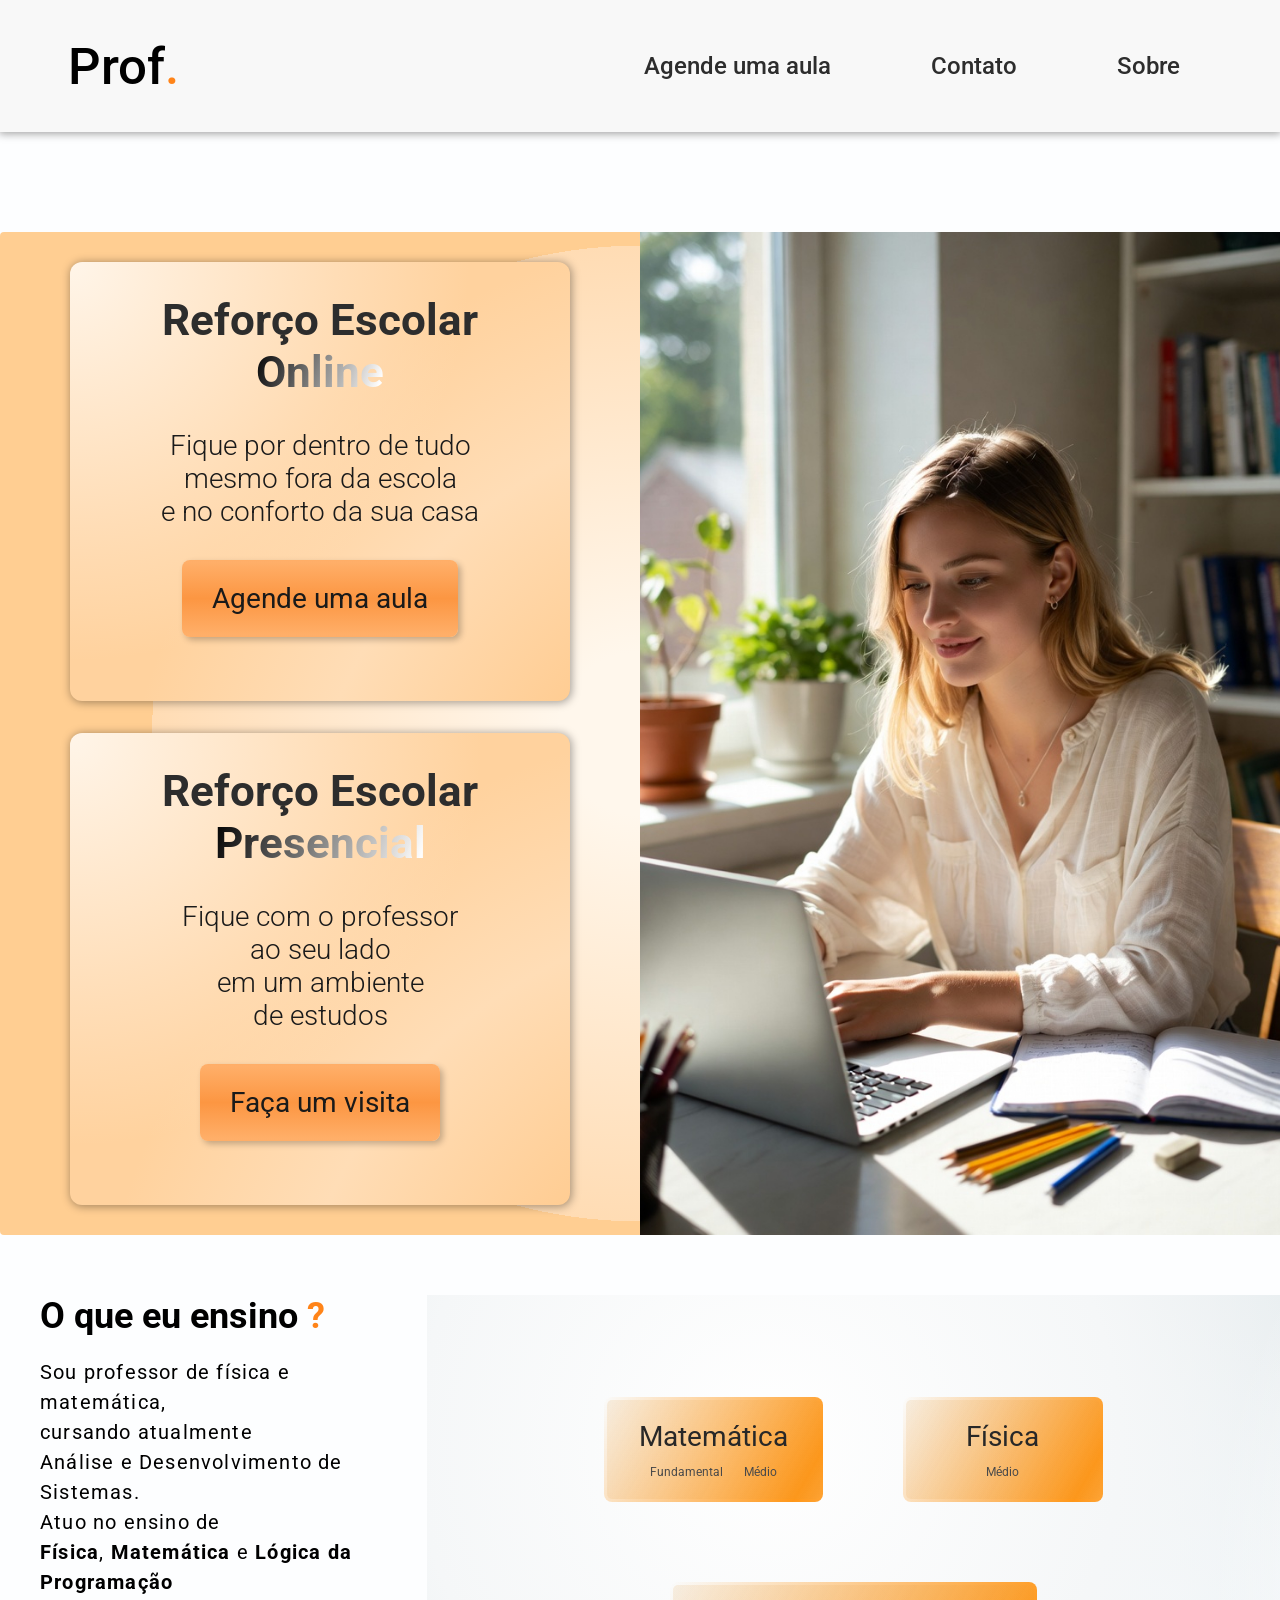
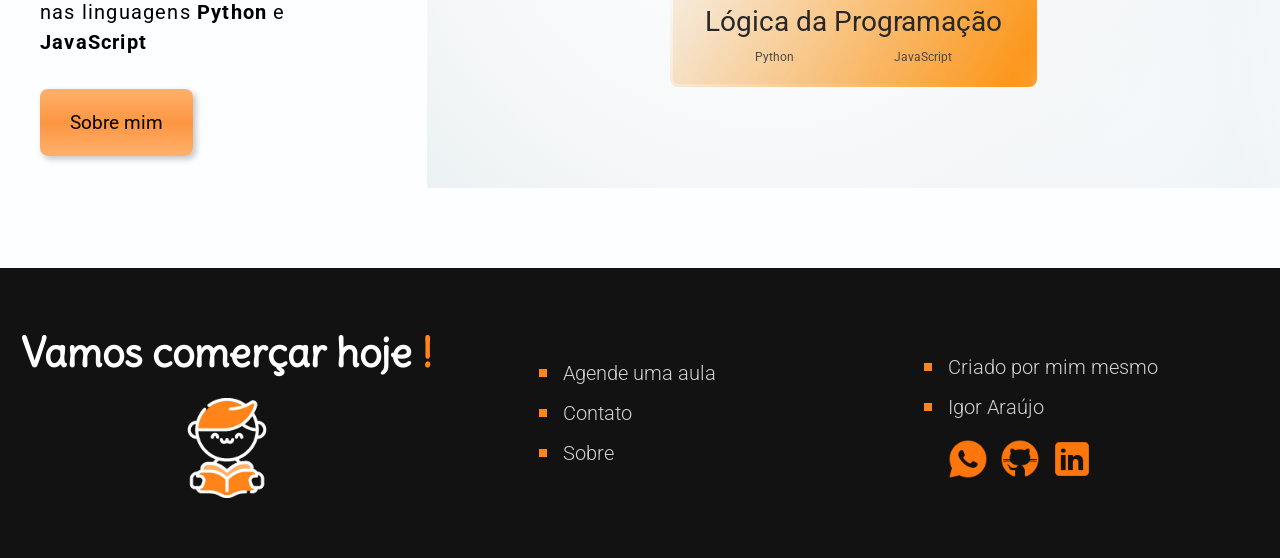
<file: index.html>
<!DOCTYPE html>
<html lang="pt-BR">
<head>
   <meta charset="UTF-8">
   <meta name="viewport" content="width=device-width, initial-scale=1.0">
   <meta name="description" content="Página para atender aulas particulares, reforço escolar em física e matemática">
   <link rel="stylesheet" href="./style/style.css">
   <link rel="stylesheet" href="./script/letra-animada.css">
   <link rel="stylesheet" href="./script/letra-tremendo.css">
   <title>Aula Particular</title>
</head>
<body>
   
<nav>
   <div class="nome">
      <p><a class="" href="./index.html">Prof<span class="spanDecorativo">.</span> Igor</a></p>
   </div>
   
   <ul data-menu>
      <li>
         <a href="./Agende/agende.html">Agende uma aula</a>
      </li>
      <li>
         <a href="./Contato/contato.html">Contato</a>
      </li>
      <li>
         <a href="./Sobre/sobre.html">Sobre</a>
      </li>
   </ul>
   
   <button class="menu-hamburguer">
      <span></span>
      <span></span>
      <span></span>
   </button>
</nav>

<header>
   <div class="h-texto">
      <div class="card-reforco">
         <h1>Reforço Escolar <br><span class="brilho">Online</span></h1>
         <p>Fique por dentro de tudo</p>
         <p>mesmo fora da escola</p>
         <p>e no conforto da sua casa</p>
         <p><a class="link-botao" href="./Agende/agende.html">Agende uma aula</a></p>
      </div>

      <div class="h-img meio">

      </div>

      <div class="card-reforco">
         <h1>Reforço Escolar <br> <span class="brilho">Presencial</span></h1>
         <p>Fique com o professor</p>
         <p>ao seu lado</p>
         <p>em um ambiente</p>
         <p>de estudos</p>
         <p><a class="link-botao" href="./Agende/agende.html">Faça um visita</a></p>
      </div>
   </div>

   <div class="h-img fim">
      <!-- Background -->
   </div>
</header>

<main>
   <div class="container-ensino1">
      <h1>O que eu ensino <span class="spanDecorativo spanDecorativoAnimar">?</span></h1>
      <p>Sou professor de física e matemática, <br>cursando atualmente <br>Análise e Desenvolvimento de Sistemas.</p>
      <p>Atuo no ensino de </p>
         <p><strong>Física</strong>, <strong>Matemática</strong> e <strong>Lógica da Programação</strong></p> 
         <p>nas linguagens <strong>Python</strong> e <strong>JavaScript</strong></p>
      <a class="link-botao" href="./Sobre/sobre.html">Sobre mim</a>
   </div>

   <div class="conteudos-pai">
      <div class="conteudos" id="matematica">
         <h2>Matemática</h2>
         <div class="sub-conteudo">
            <p>Fundamental</p>
            <p>Médio</p>
         </div>
         
      </div>
      <div class="conteudos" id="fisica">
         <h2>Física</h2>
         <div class="sub-conteudo">
            <p>Médio</p>
         </div>
         
      </div>
      <div class="conteudos" id="program">
         <h2>Lógica da Programação</h2>
         <div class="sub-conteudo">
            <p>Python</p>
            <p>JavaScript</p>
         </div>
      </div>
   </div>
</main>

<footer>
   <div class="comecar">
      <p>Vamos comerçar hoje <span class="spanDecorativo spanDecorativoAnimar">!</span></p>
      <img src="./img/estudante.png" alt="garoto estudando">
   </div>
   <div class="info">
      <p><a href="./Agende/agende.html">Agende uma aula</a></p>
      <p><a href="./Contato/contato.html">Contato</a></p>
      <p><a href="./Sobre/sobre.html">Sobre</a></p>
   </div>
   <div class="info">
      <p>Criado por mim mesmo</p>
      <p>Igor Araújo</p>
      <div class="contatos">
         <a href="https://wa.me/+5534992294788?text=Bom%20dia%2C%20gostaria%20de%20agendar%20uma%20aula%3F" target="_blank"><img src="img/icons8-whatsapp-footer.png" alt=""></a>
         <a href="https://github.com/Igor-Calandrine" target="_blank"><img src="img/icons8-github-footer.png" alt=""></a>
         <a href="https://www.linkedin.com/in/igor-ara%C3%BAjo-289661346/" target="_blank"><img src="img/icons8-linkedin-footer.png" alt=""></a>
      </div>
   </div>
</footer>

<script type="module" src="./script/script.js" defer></script>

</body>
</html>
</file>
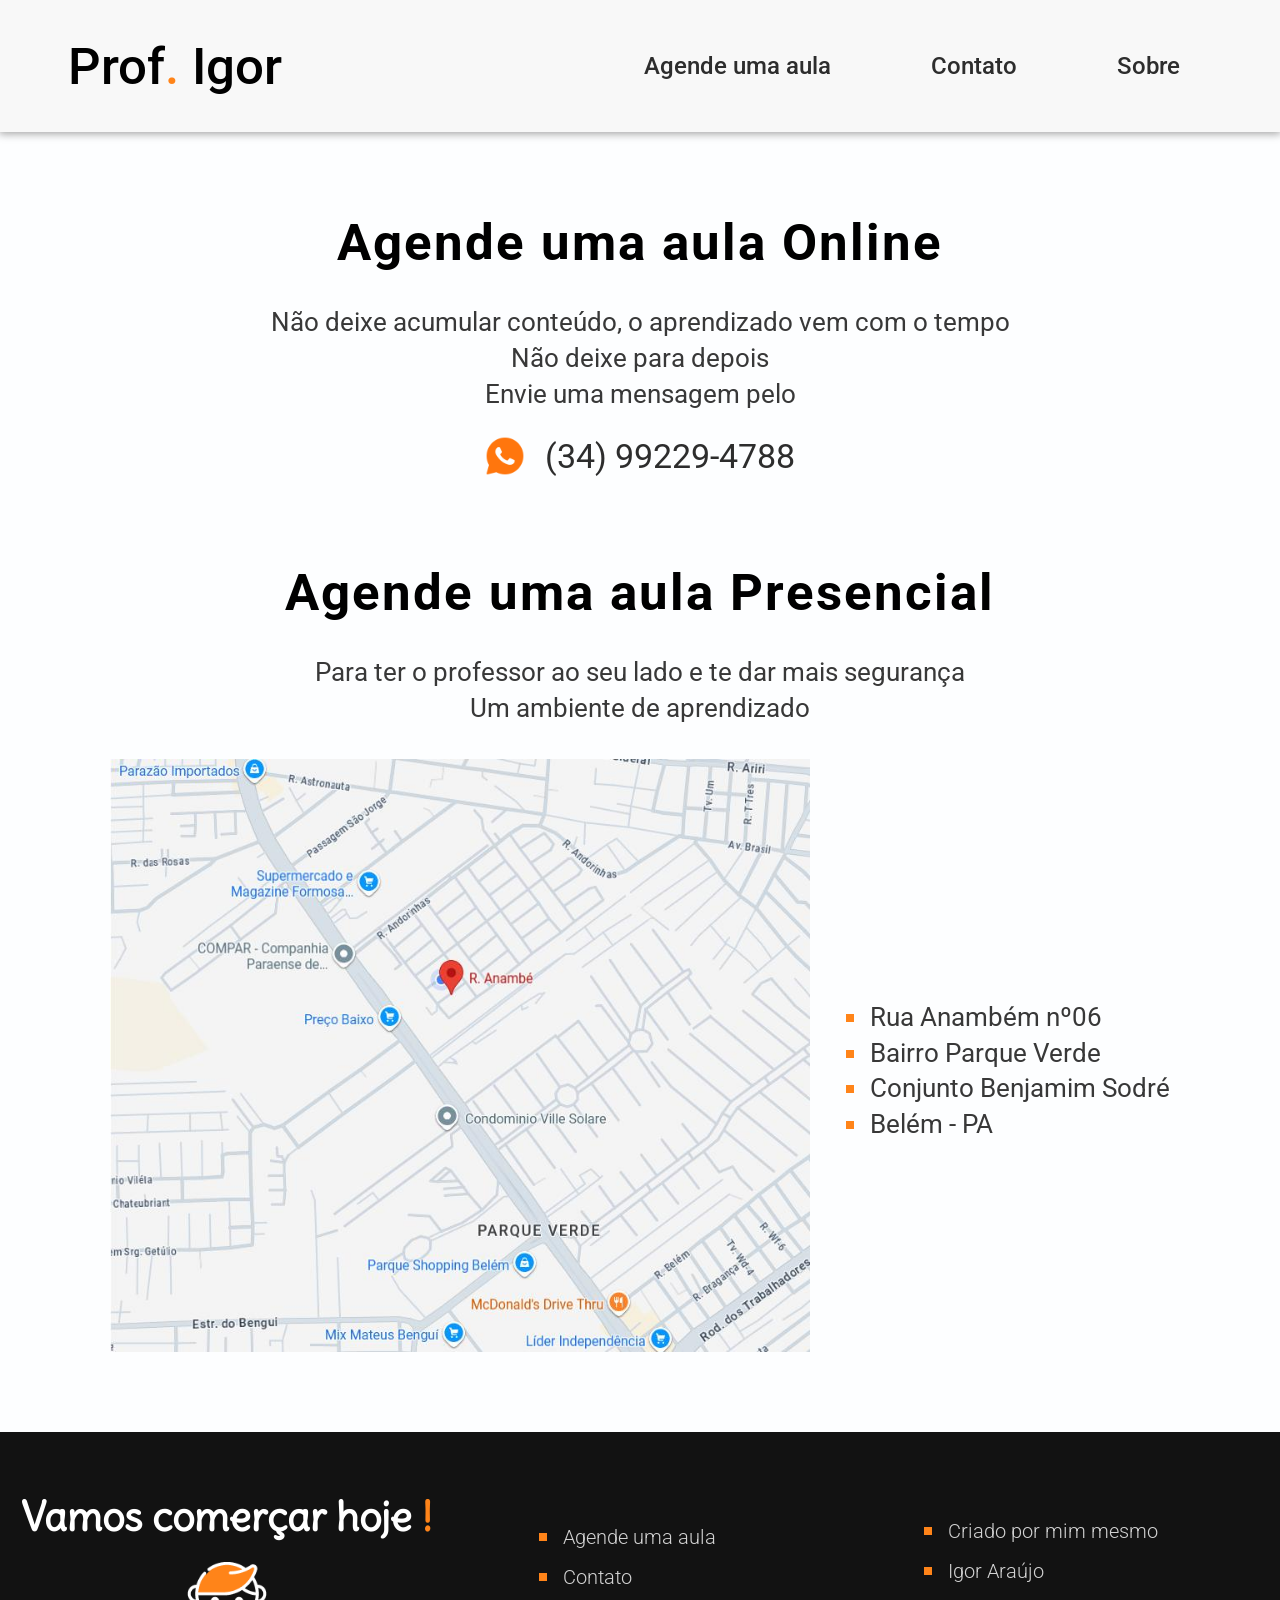
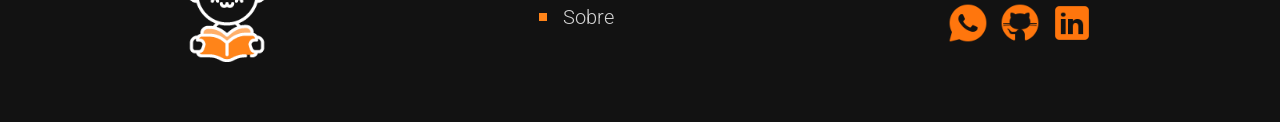
<file: Agende/agende.html>
<!DOCTYPE html>
<html lang="pt-BR">
<head>
   <meta charset="UTF-8">
   <meta name="viewport" content="width=device-width, initial-scale=1.0">
   <link rel="stylesheet" href="agende.css">
   <title>Agendamentos</title>
</head>
<body>

<nav>
   <div class="nome">
      <p><a href="../index.html">Prof<span class="spanDecorativo">.</span> Igor</a></p>
   </div>
   <ul>
      <li>
         <a href="./agende.html">Agende uma aula</a>
      </li>
      <li>
         <a href="../Contato/contato.html">Contato</a>
      </li>
      <li>
         <a href="../Sobre/sobre.html">Sobre</a>
      </li>
   </ul>
   <button class="menu-hamburguer">
      <span></span>
      <span></span>
      <span></span>
   </button>
</nav>

<main class="agendamento">
   <div class="online">
      <h1>Agende uma aula Online</h1>
      <p>Não deixe acumular conteúdo, o aprendizado vem com o tempo</p>
      <p>Não deixe para depois</p>
      <p>Envie uma mensagem pelo </p>
      <div class="link-numero">
         <a href="https://wa.me/+5534992294788?text=Bom%20dia%2C%20gostaria%20de%20agendar%20uma%20aula%3F">
            <img src="../../img/icons8-whatsapp-footer.png" alt="">
            <span>(34) 99229-4788</span>
         </a>
      </div>
   </div>

      <div class="presencial">
         <h1>Agende uma aula Presencial</h1>
         <p>Para ter o professor ao seu lado e te dar mais segurança</p>
         <p>Um ambiente de aprendizado</p>
         <div class="endereco">
            <div class="mapa">
               <a href="https://www.google.com/maps/place/R.+Anamb%C3%A9+-+Parque+Verde,+Bel%C3%A9m+-+PA/@-1.3640435,-48.4506042,15.83z/data=!4m6!3m5!1s0x92a461cf8c3d95fb:0xbfe696c19edcf683!8m2!3d-1.3626881!4d-48.4482505!16s%2Fg%2F1ymwg5kct?entry=ttu&g_ep=EgoyMDI2MDMwNC4xIKXMDSoASAFQAw%3D%3D" target="_blank">
                  <img src="../img/mapa.jpg" alt="">
               </a>
            </div>
            <div class="logradouro">
               <p>Rua Anambém nº06</p>
               <p>Bairro Parque Verde</p>
               <p>Conjunto Benjamim Sodré</p>
               <p>Belém - PA</p>
            </div>
         </div>
      </div>
   
</main>

<footer>
   <div class="comecar">
      <p>Vamos comerçar hoje <span class="spanDecorativo spanDecorativoAnimar">!</span></p>
      <img src="../img/estudante.png" alt="garoto estudando">
   </div>
   <div class="info">
      <p><a href="../Agende/agende.html">Agende uma aula</a></p>
      <p><a href="../Contato/contato.html">Contato</a></p>
      <p><a href="../Sobre/sobre.html">Sobre</a></p>
   </div>
   <div class="info">
      <p>Criado por mim mesmo</p>
      <p>Igor Araújo</p>
      <div class="contatos">
         <a href="https://wa.me/+5534992294788?text=Bom%20dia%2C%20gostaria%20de%20agendar%20uma%20aula%3F" target="_blank"><img src="../img/icons8-whatsapp-footer.png" alt=""></a>
         <a href="https://github.com/Igor-Calandrine" target="_blank"><img src="../img/icons8-github-footer.png" alt=""></a>
         <a href="https://www.linkedin.com/in/igor-ara%C3%BAjo-289661346/" target="_blank"><img src="../img/icons8-linkedin-footer.png" alt=""></a>
      </div>
   </div>
</footer>
   
</body>
</html>
</file>
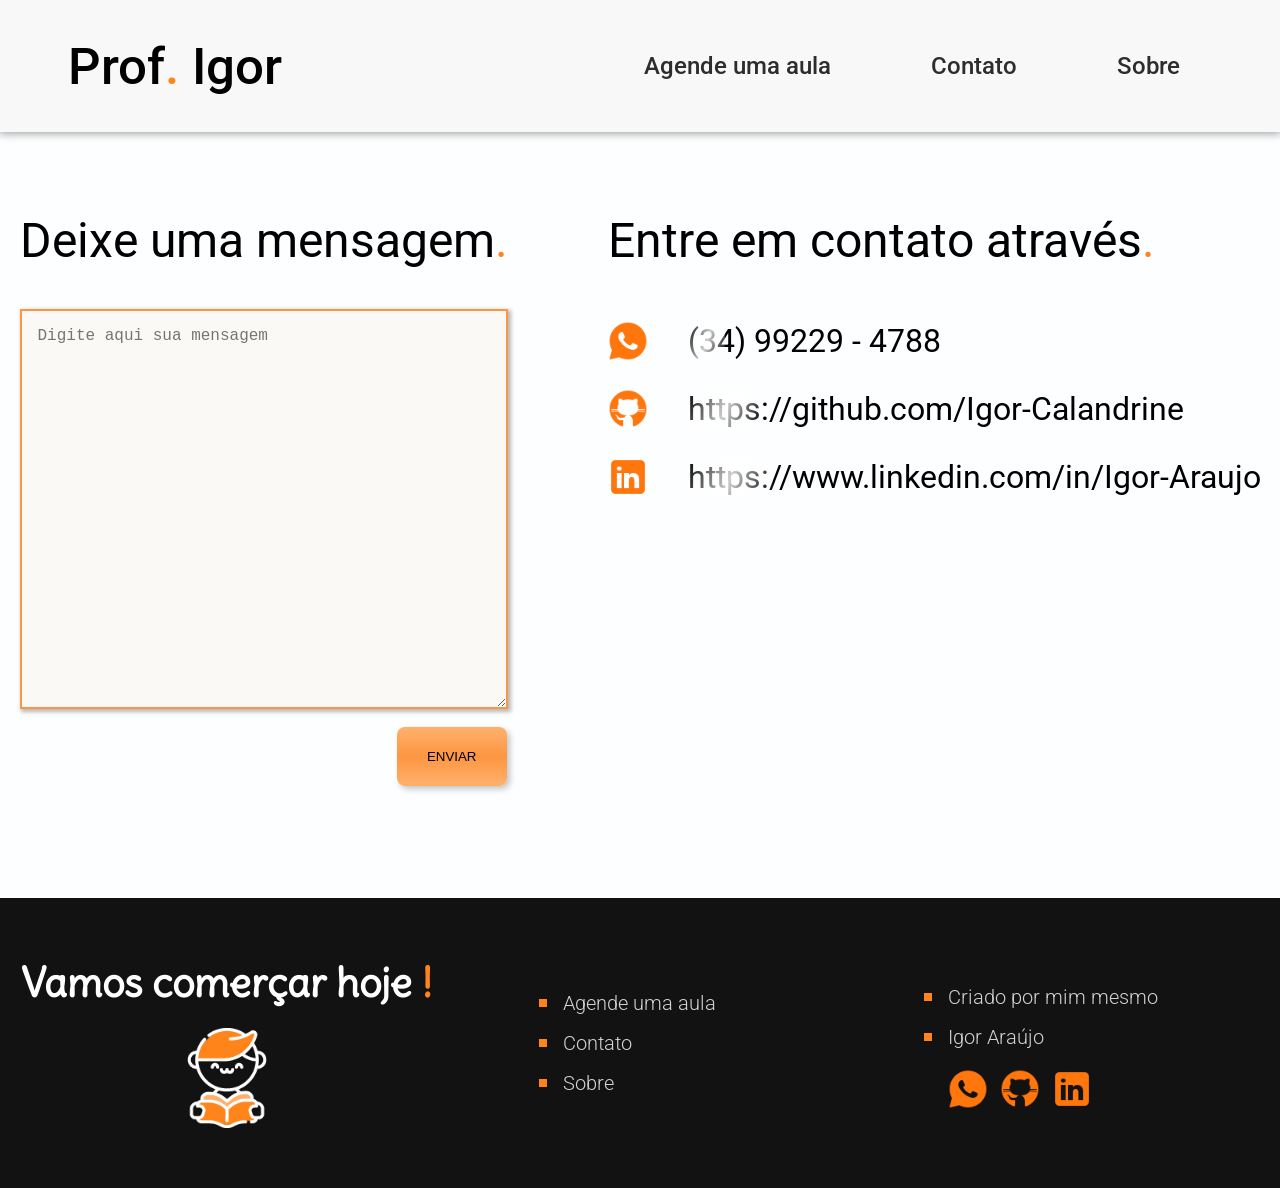
<file: Contato/contato.html>
<!DOCTYPE html>
<html lang="pt-BR">
<head>
   <meta charset="UTF-8">
   <meta name="viewport" content="width=device-width, initial-scale=1.0">
   <link rel="stylesheet" href="contato.css">
   <title>Contato</title>
</head>
<body>

<nav>
   <div class="nome">
      <p><a href="../index.html">Prof<span class="spanDecorativo">.</span> Igor</a></p>
   </div>
   <ul>
      <li>
         <a href="../Agende/agende.html">Agende uma aula</a>
      </li>
      <li>
         <a href="./contato.html">Contato</a>
      </li>
      <li>
         <a href="../Sobre/sobre.html">Sobre</a>
      </li>
   </ul>
   <button class="menu-hamburguer">
      <span></span>
      <span></span>
      <span></span>
   </button>
</nav>

<main class="contato-main">
   <form action="">
      <h2>Deixe uma mensagem<span class="spanDecorativo">.</span></h1>
      <textarea name="mensagem" value="" id="mensagem"  placeholder="Digite aqui sua mensagem" minlength="10" maxlength="200"></textarea>
      <button class="link-botao" type="submit">ENVIAR </button>
   </form>

   <div>
      <h2>Entre em contato através<span class="spanDecorativo">.</span></h2>
      <div class="contatos contatos-interno">
         <div>
            <a href="https://wa.me/+5534992294788?text=Bom%20dia%2C%20gostaria%20de%20agendar%20uma%20aula%3F" target="_blank">
            <img src="../img/icons8-whatsapp-footer.png" alt="">
            <p>(34) 99229 - 4788</p>
            </a>
         </div>
         <div>
            <a href="https://github.com/Igor-Calandrine" target="_blank"><img src="../img/icons8-github-footer.png" alt="">
            <p>https://github.com/Igor-Calandrine</p>
            </a>
            
         </div>
            <a href="https://www.linkedin.com/in/igor-ara%C3%BAjo-289661346/" target="_blank"><img src="../img/icons8-linkedin-footer.png" alt="">
            <p>https://www.linkedin.com/in/Igor-Araujo</p>
         </a>
         
      </div>
   </div>
</main>

<footer>
   <div class="comecar">
      <p>Vamos comerçar hoje <span class="spanDecorativo spanDecorativoAnimar">!</span></p>
      <img src="../img/estudante.png" alt="garoto estudando">
   </div>
   <div class="info">
      <p><a href="../Agende/agende.html">Agende uma aula</a></p>
      <p><a href="../Contato/contato.html">Contato</a></p>
      <p><a href="../Sobre/sobre.html">Sobre</a></p>
   </div>
   <div class="info">
      <p>Criado por mim mesmo</p>
      <p>Igor Araújo</p>
      <div class="contatos">
         <a href="https://wa.me/+5534992294788?text=Bom%20dia%2C%20gostaria%20de%20agendar%20uma%20aula%3F" target="_blank"><img src="../img/icons8-whatsapp-footer.png" alt=""></a>
         <a href="https://github.com/Igor-Calandrine" target="_blank"><img src="../img/icons8-github-footer.png" alt=""></a>
         <a href="https://www.linkedin.com/in/igor-ara%C3%BAjo-289661346/" target="_blank"><img src="../img/icons8-linkedin-footer.png" alt=""></a>
      </div>
   </div>
</footer>
   
</body>
</html>
</file>
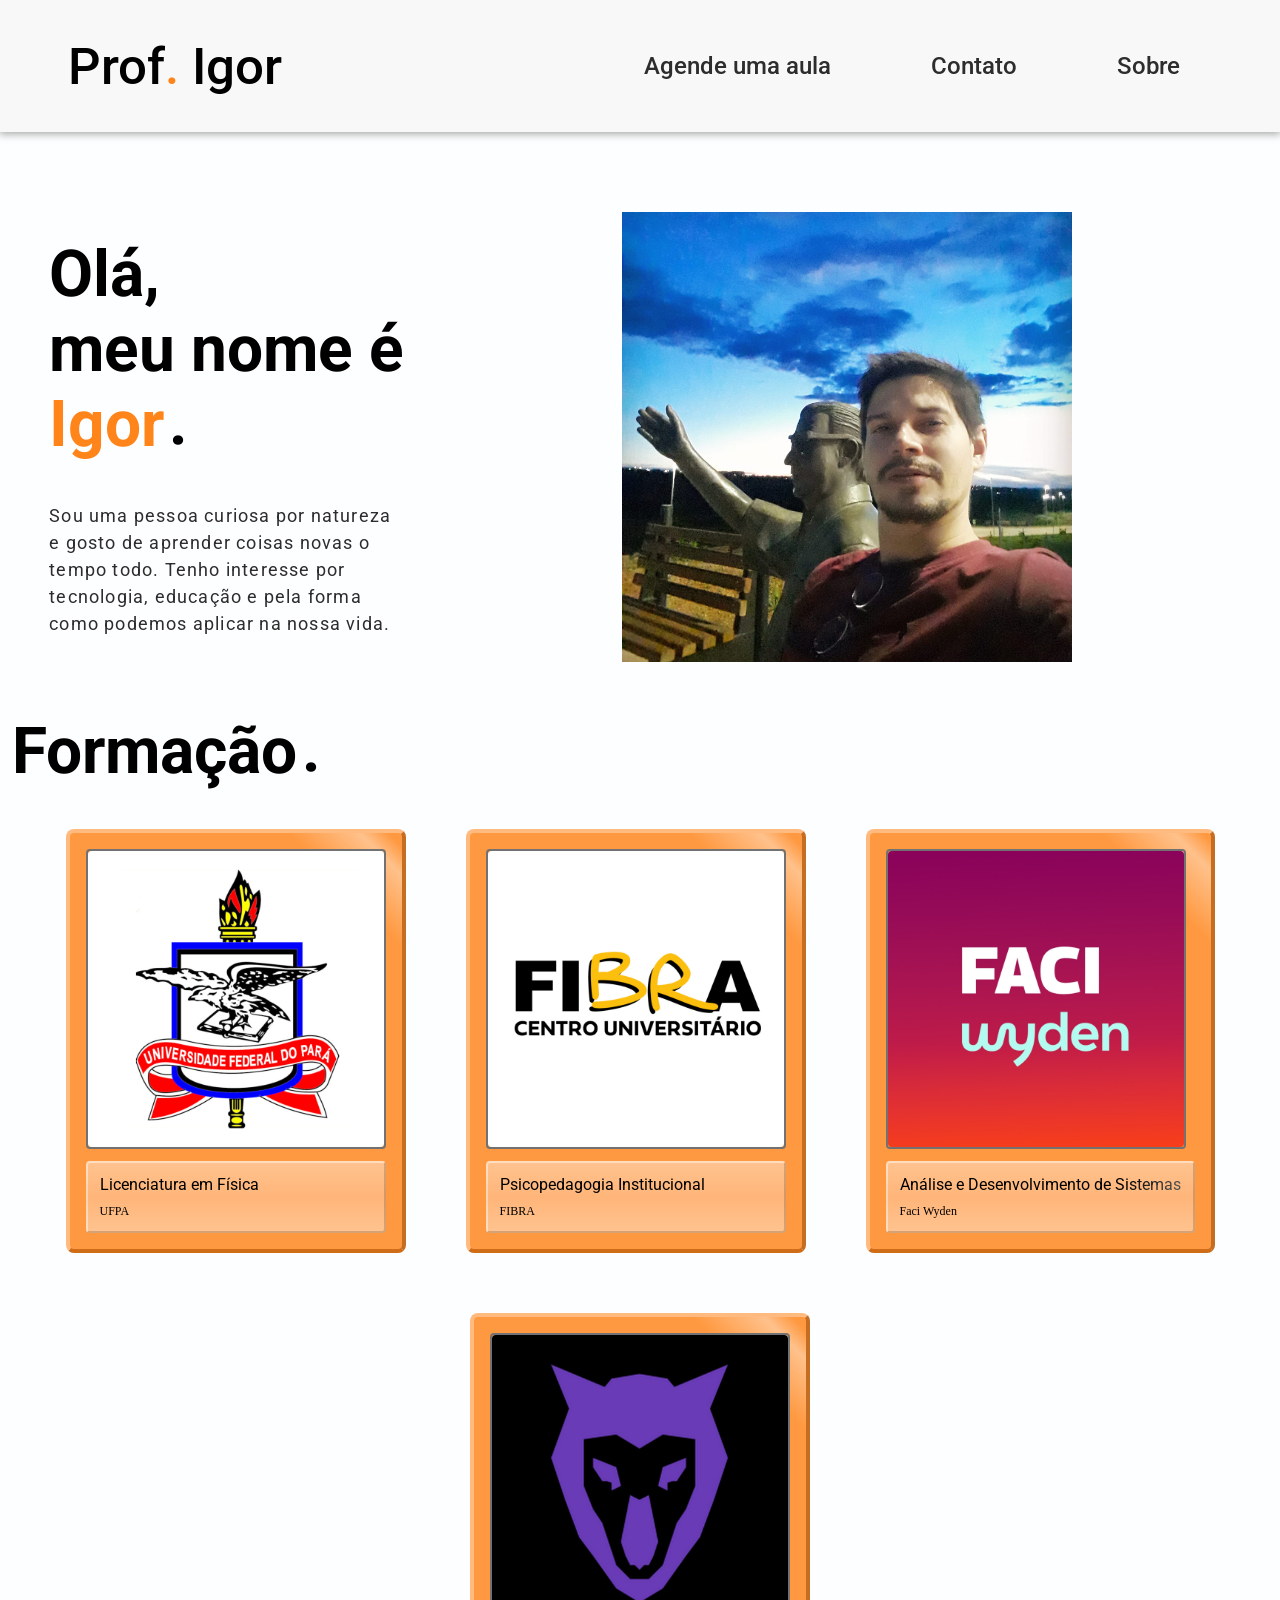
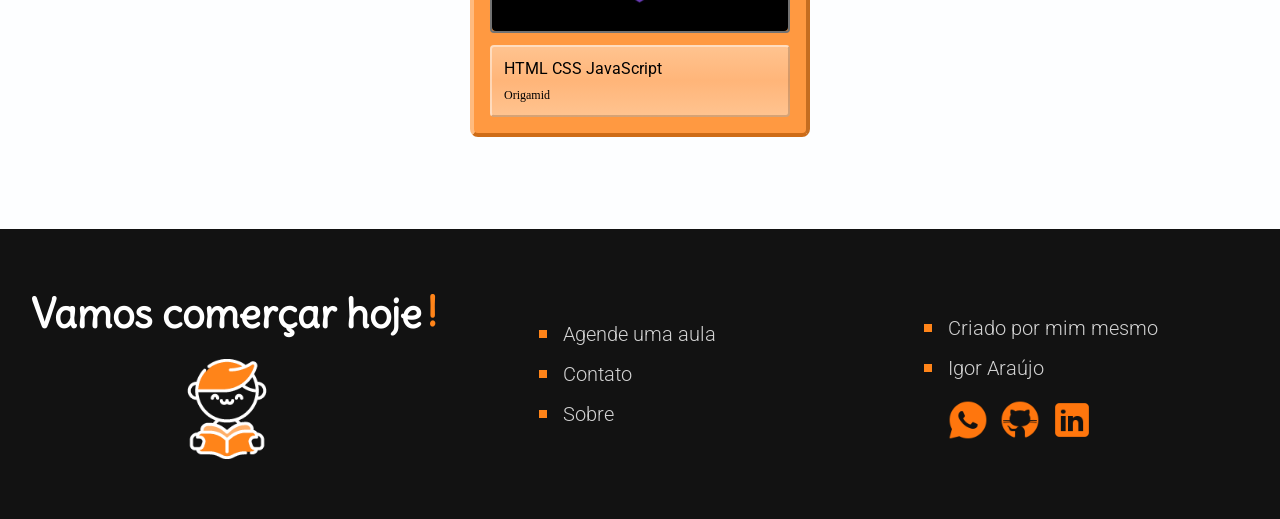
<file: Sobre/sobre.html>
<!DOCTYPE html>
<html lang="pt-br">
<head>
   <meta charset="UTF-8">
   <meta name="viewport" content="width=device-width, initial-scale=1.0">
   <link rel="stylesheet" href="sobre.css">
   <title>Sobre</title>
</head>
<body>

<nav>
   <div class="nome">
      <p><a href="../index.html">Prof<span class="spanDecorativo">.</span> Igor</a></p>
   </div>
   <ul>
      <li>
         <a href="../Agende/agende.html">Agende uma aula</a>
      </li>
      <li>
         <a href="../Contato/contato.html">Contato</a>
      </li>
      <li>
         <a href="./sobre.html">Sobre</a>
      </li>
   </ul>
   <button class="menu-hamburguer">
      <span></span>
      <span></span>
      <span></span>
   </button>
</nav>

<main>
   <div class="apresentacao-pai">
      <div class="apresentacao-nome">
         <h1>Olá, <br>
         meu nome é <br>
         <span class="spanDecorativo">Igor</span>
         <span class="spanDecorativoAnimar">.</span></h1>
         <p>Sou uma pessoa curiosa por natureza e gosto de aprender coisas novas o tempo todo. Tenho interesse por tecnologia, educação e pela forma como podemos aplicar na nossa vida.</p>
      </div>
   </div>

   <div class="apresentacao-img">
      <img src="../img/selfie.jpg" alt="">
   </div>
   
</main>

<section>
   <div class="apresentacao-nome">
      <h1>Formação
      <span class="spanDecorativoAnimar">.</span></h1>
   </div>

   <div class="cards-pai">
      <div class="cards">
         <div><img src="../img/logo-UFPA.jpg" alt="logo UFPA"></div>
         <div class="card-descricao">
            <h2>Licenciatura em Física</h2>
            <p>UFPA</p>
         </div>
      </div>
      <div class="cards">
         <div><img src="../img/logo-FIBRA.jpg" alt="logo FIBRA"></div>
         <div class="card-descricao">
            <h2>Psicopedagogia Institucional</h2>
            <p>FIBRA</p>
         </div>
      </div>
      <div class="cards">
         <div><img src="../img/Logo-FaciWyden.jpg" alt="logo Faci Wyden"></div>
         <div class="card-descricao">
            <h2>Análise e Desenvolvimento de Sistemas</h2>
            <p>Faci Wyden</p>
         </div>
      </div>
      <div class="cards">
         <div><img src="../img/logo-Origamid.jpg" alt="logo Origamid"></div>
         <div class="card-descricao">
            <h2>HTML CSS JavaScript</h2>
            <p>Origamid</p>
         </div>
      </div>
   </div>

</section>

<footer>
   <div class="comecar">
      <p>Vamos comerçar hoje <span class="spanDecorativo spanDecorativoAnimar">!</span></p>
      <img src="../img/estudante.png" alt="garoto estudando">
   </div>
   <div class="info">
      <p><a href="../Agende/agende.html">Agende uma aula</a></p>
      <p><a href="../Contato/contato.html">Contato</a></p>
      <p><a href="../Sobre/sobre.html">Sobre</a></p>
   </div>
   <div class="info">
      <p>Criado por mim mesmo</p>
      <p>Igor Araújo</p>
      <div class="contatos">
         <a href="https://wa.me/+5534992294788?text=Bom%20dia%2C%20gostaria%20de%20agendar%20uma%20aula%3F" target="_blank"><img src="../img/icons8-whatsapp-footer.png" alt=""></a>
         <a href="https://github.com/Igor-Calandrine" target="_blank"><img src="../img/icons8-github-footer.png" alt=""></a>
         <a href="https://www.linkedin.com/in/igor-ara%C3%BAjo-289661346/" target="_blank"><img src="../img/icons8-linkedin-footer.png" alt=""></a>
      </div>
   </div>
</footer>


</body>
</html>
</file>
<file: style/style.css>
@import url('https://fonts.googleapis.com/css2?family=Delius&family=Merriweather:opsz,wght@18..144,900&family=Poppins:wght@400;600&family=Roboto:wght@100..900&display=swap');
@import url("global.css");
@import url("utilitários.css");
@import url("nav.css");
@import url("header.css");
@import url("main.css");
@import url("footer.css");
</file>
<file: script/letra-animada.css>
.letrasAparecendo {
   animation: letrasAparecendo 1.5s ease;
}

@keyframes letrasAparecendo {
   from {
      top: -50px;
      opacity: 0;
   }
   to {
      opacity: 1;
      top: 0px;
   }
}

.letrasDeslocando {
   position: relative;
   animation: letrasDeslocando 1.5s ease;
}

@keyframes letrasDeslocando {
   from{
      top: -50px;
   }
   to {
      top: 0px;
   }
}

/* .letrasAparecendo.letrasCima {
   animation: letrasAparecendo 1.5s ease, letrasDeslocando 1.5s ease;
} */
</file>
<file: script/letra-tremendo.css>
.letrasTremendo {
   position: relative;
   animation: shake 0.8s linear infinite;
}

@keyframes shake {
  0%, 100% {
    left: 0;
  }
  25% {
    left: 3px;
  }
  50% {
    left: -2px;
  }
  75% {
    left: 2px;
  }
}
</file>
<file: Agende/agende.css>
@import url('https://fonts.googleapis.com/css2?family=Delius&family=Merriweather:opsz,wght@18..144,900&family=Poppins:wght@400;600&family=Roboto:wght@100..900&display=swap');
@import url("../style/global.css");
@import url("../style/nav.css");
@import url("../style/footer.css");


.agendamento {
   font-family: var(--fontPrincipal);
   max-width: 2000px;
   margin: 80px auto;
   text-align: center;
   font-size: 1.6rem;
}

.agendamento h1 {
   letter-spacing: 2px;
   
}

.agendamento p:first-of-type {
   margin-top: 32px;
}

.agendamento p {
   line-height: 1.4;
   color: rgb(56, 56, 56);
}

.link-numero {
   display: inline-block;
   margin: 24px auto 0 auto;
}

.link-numero a {
   margin: auto;
   display: flex;
   align-items: center;
   gap: 20px;
}

.online img {
   max-width: 40px;
   animation: girar 4s linear infinite;
}

.online span {
   font-size: 2.125rem;
   color: rgb(45, 45, 45);
   transition: 1s;
   animation: colorir 2.4s ease infinite alternate;
}

@keyframes colorir {
   from {
      color: rgb(45, 45, 45);
   }
   to {
      color:var(--spanDecorativo)
   }
}

.presencial {
   margin-top: 80px;
}

.endereco {
   margin: 32px;
   display: flex;
   flex-wrap: wrap;
   justify-content: center;
   gap: 60px;
   text-align: left;
}

.mapa {
   max-width: 700px;
}

.mapa img{
   width: 100%;
}

.logradouro {
   align-self: center;
}

.logradouro p {
   position: relative;
}

.logradouro p::before {
   content: "";
   display: block;
   height: 8px;
   width: 8px;
   background-color: var(--spanDecorativo);
   position: absolute;
   top: 14px;
   left: -24px;
   transition: 0.8s;
}

.logradouro p:hover::before {
   width: 16px;
}

@media (max-width:1100px) {
   .endereco {
      gap: 40px;
      text-align: left;
   }  
   .mapa img{
      max-width: 450px;
   } 

   .presencial {
      margin-top: 40px;
   }
}

@media (max-width:750px) {
   .agendamento {
      margin-top: 60px;
   }

   .agendamento h1 {
      font-size: 2.125rem;
   }

   .agendamento p:first-of-type {
      margin-top: 16px;
   }
   
   .agendamento p {
      font-size: 1.25rem;
   }

   .endereco {
      gap: 20px;
   }

   .logradouro p::before { 
      left: -20px;
      top: 8px;
   }


 
}
</file>
<file: Contato/contato.css>
@import url('https://fonts.googleapis.com/css2?family=Delius&family=Merriweather:opsz,wght@18..144,900&family=Poppins:wght@400;600&family=Roboto:wght@100..900&display=swap');
@import url("../style/global.css");
@import url("../style/nav.css");
@import url("../style/footer.css");

main {
   font-family: var(--fontPrincipal);
   font-size: 2rem;
   max-width: 2000px;
   margin: 80px auto 0px auto;
   padding: 0px 12px;
   display: flex;
   flex-wrap: wrap-reverse;
   justify-content: center;
   gap: 100px;
}

main h2 {
   font-weight: 400;
}

main textarea {
   width: 100%;
   height: 400px;
   background-color: rgb(251, 249, 245);
   margin-top: 40px;
   font-size: 1rem;
   padding: 16px;
   border: 2px solid var(--fundoBotao1);
   box-shadow: 2px 2px 4px 1px rgb(183, 183, 183);
   transition: 0.5s;
}

form .link-botao {
   margin-top: 10px;
   margin-right: 1px;
}

main textarea:focus {
   outline: none;
   border: 2px solid var(--fundoBotao1);
   box-shadow: 2px 2px 4px 1px rgba(0, 0, 0, 0.509);
}

.contatos-interno {
   display: grid;
   gap: 28px;
   align-items: center;
}

.contatos-interno div:first-of-type {
   margin-top: 40px;
}

.contatos-interno img, main .contatos-interno a {
   display: inline-block;

}

main .contatos-interno a {
   display: grid;
   grid-template-columns: auto 1fr;
   gap:40px;
   align-items: center;
}

.contatos-interno a:hover img {
   animation: girar 1.5s linear infinite;
}

.contatos-interno p {
   position: relative;
   z-index: 12;
   overflow: hidden;
}

.contatos-interno p::before {
  content: "";
  position: absolute;
  width: 15%;
  height: 100%;
  background: linear-gradient(
    110deg,
    transparent,
    rgba(255, 255, 255, 0.806),
    transparent
  );
}

.contatos-interno p::before {
  animation: brilho 6s linear infinite;
}

@keyframes brilho {
  from {
    left: -100%;
    
  }
  to {
    left: 100%;
  }
}

@keyframes girar {
   from {
      transform: rotateY(0);
   } 
   to {
      transform: rotateY(360deg);
   }
}

@media (max-width: 800px) {
   main {
      gap: 40px;
   }
   main h2 {
      font-size: 2.25rem;
   }

   main p {
      font-size: 1.75rem;
      font-weight: 300;
   }
   form {
      margin-top: 10px;
   }

   form textarea {
      width: 100%;
      height: 200px;
   }
}

@media (max-width: 600px) {
   main {
      margin: 60px auto 0 auto;
   }

   main h2 {
      font-size: 2rem;
   }

   main p {
      font-size: 1.5rem;
      font-weight: 300;
   }

   main .contatos-interno a {
      gap:20px;
   }
}

@media (max-width:500px) {
   .contatos-interno {
      margin: 20px auto 0 auto;
      grid-template-columns: auto auto auto;
      align-items: center;
      justify-items: center;
      gap: 12px;
   }

   .contatos-interno div:first-of-type {
   margin-top: 0px;
   }

   .contatos-interno p {
      display: none;
   }

   .link-botao {
      padding: 12px;
   }
}
</file>
<file: Sobre/sobre.css>
@import url("../style/global.css");
@import url("../style/nav.css");
@import url("../style/footer.css");

main {
   font-family: var(--fontPrincipal);
   max-width: 1600px;
   margin: 80px auto 0px auto;
   padding: 0px 20px;
   display: grid;
   grid-template-columns: 1fr 2fr;
   justify-items: center;
   align-items: center;
}

.spanDecorativoAnimar {
   display: inline-block;
   position: absolute;
   transform: translate(5px, -2px);
}

.apresentacao-nome h1, section h1{
   font-size: 4rem;
}

.apresentacao-nome p {
   margin-top: 40px;
   max-width: 35ch;
   letter-spacing: 1.2px;
   line-height: 1.5;
   color: var(--textoPrincipal);
   font-size: 1.125rem;
}

.apresentacao-img {
   max-width: 450px;
}

.apresentacao-img img {
   width: 100%;
}

.apresentacao-xp {
   margin-top: 40px;
   font-size: 1,125rem;
   color: var(--textoPrincipal);
   line-height: 1.5;
}

section {
   padding: 12px;
   max-width: 1600px;
   margin: 40px auto 0px auto;
}

section h1 {
   font-family: var(--fontPrincipal);
}

.cards-pai {
   display: flex;
   flex-wrap: wrap;
   gap: 60px;
   justify-content: center;
   margin-top: 40px;
}

.cards {
   padding: 16px;
   border-radius: 8px;
   
   border-top: 4px solid rgb(255, 187, 127);
   border-left: 4px solid rgba(255, 187, 127);
   border-bottom: 4px solid rgb(206, 108, 23);
   border-right: 4px solid rgb(197, 109, 32);
   background-color: rgb(255,153,65);
   background:
   linear-gradient(
      45deg, 
      rgb(255, 153, 65) 0%,
      rgb(255, 153, 65) 45%,
      rgb(255, 193, 139) 50%, 
      rgb(255, 153, 65) 52%,
      rgb(255, 153, 65) 100%);

      background-size: 300%, 100%;

   animation: movBackCards 8s linear infinite;

   transition: 1s;
}

@keyframes movBackCards {
   0% {
      background-position: 100%;
   }
   100% {
      background-position: -50%;
   }
}

.cards:hover {
   scale: 95%;
}

.cards > div:first-child {
   max-width: 300px;
   max-height: 300px;
   border: 2px solid rgb(114, 114, 114);
   border-radius: 4px;
}

.cards img {
   max-width: 100%;
   border-radius: 4px;
}

.card-descricao {
   margin-top: 12px;
   background: linear-gradient(
      180deg,
      rgb(255, 195, 143),
      rgb(255, 181, 121),
      rgb(255, 195, 143)
      );

   border-radius: 4px;
   padding: 12px;

   border-top: 2px solid rgba(255,255,255,0.44);
   border-left: 2px solid rgba(255, 255, 255, 0.44);
   border-bottom: 2px solid rgba(0,0,0,0.166);
   border-right: 2px solid rgba(0, 0, 0, 0.166);
}

.cards h2 {
   font-family: var(--fontPrincipal);
   font-size: 1rem;
   font-weight: 400;

   background: linear-gradient(
    110deg,
    rgb(0, 0, 0),
    rgb(0, 0, 0) 40%,
    rgba(255, 255, 255, 0.973),
    rgb(0, 0, 0)
  );
   background-size: 200% 100%;
   
  -webkit-text-fill-color: transparent;
  background-clip: text;
  animation: brilhoTexto 5s linear infinite;
}

@keyframes brilhoTexto {
   from {
      background-position: 100% 0;
   }
   to {
      background-position: -100% 0;
   }
}

.cards p {
   font-weight: 200;
   font-size: 0.75rem;
   margin-top: 10px;
}

@media (max-width:1000px) {
   main {
      margin: 60px auto 0px auto;
      grid-template-columns: 1fr;
      gap: 40px;
   }

   .apresentacao-nome p {
      max-width: 45ch;
   }
}

@media (max-width:400px) {
   .apresentacao-nome h1{
   font-size: 3rem;
}
}
</file>
